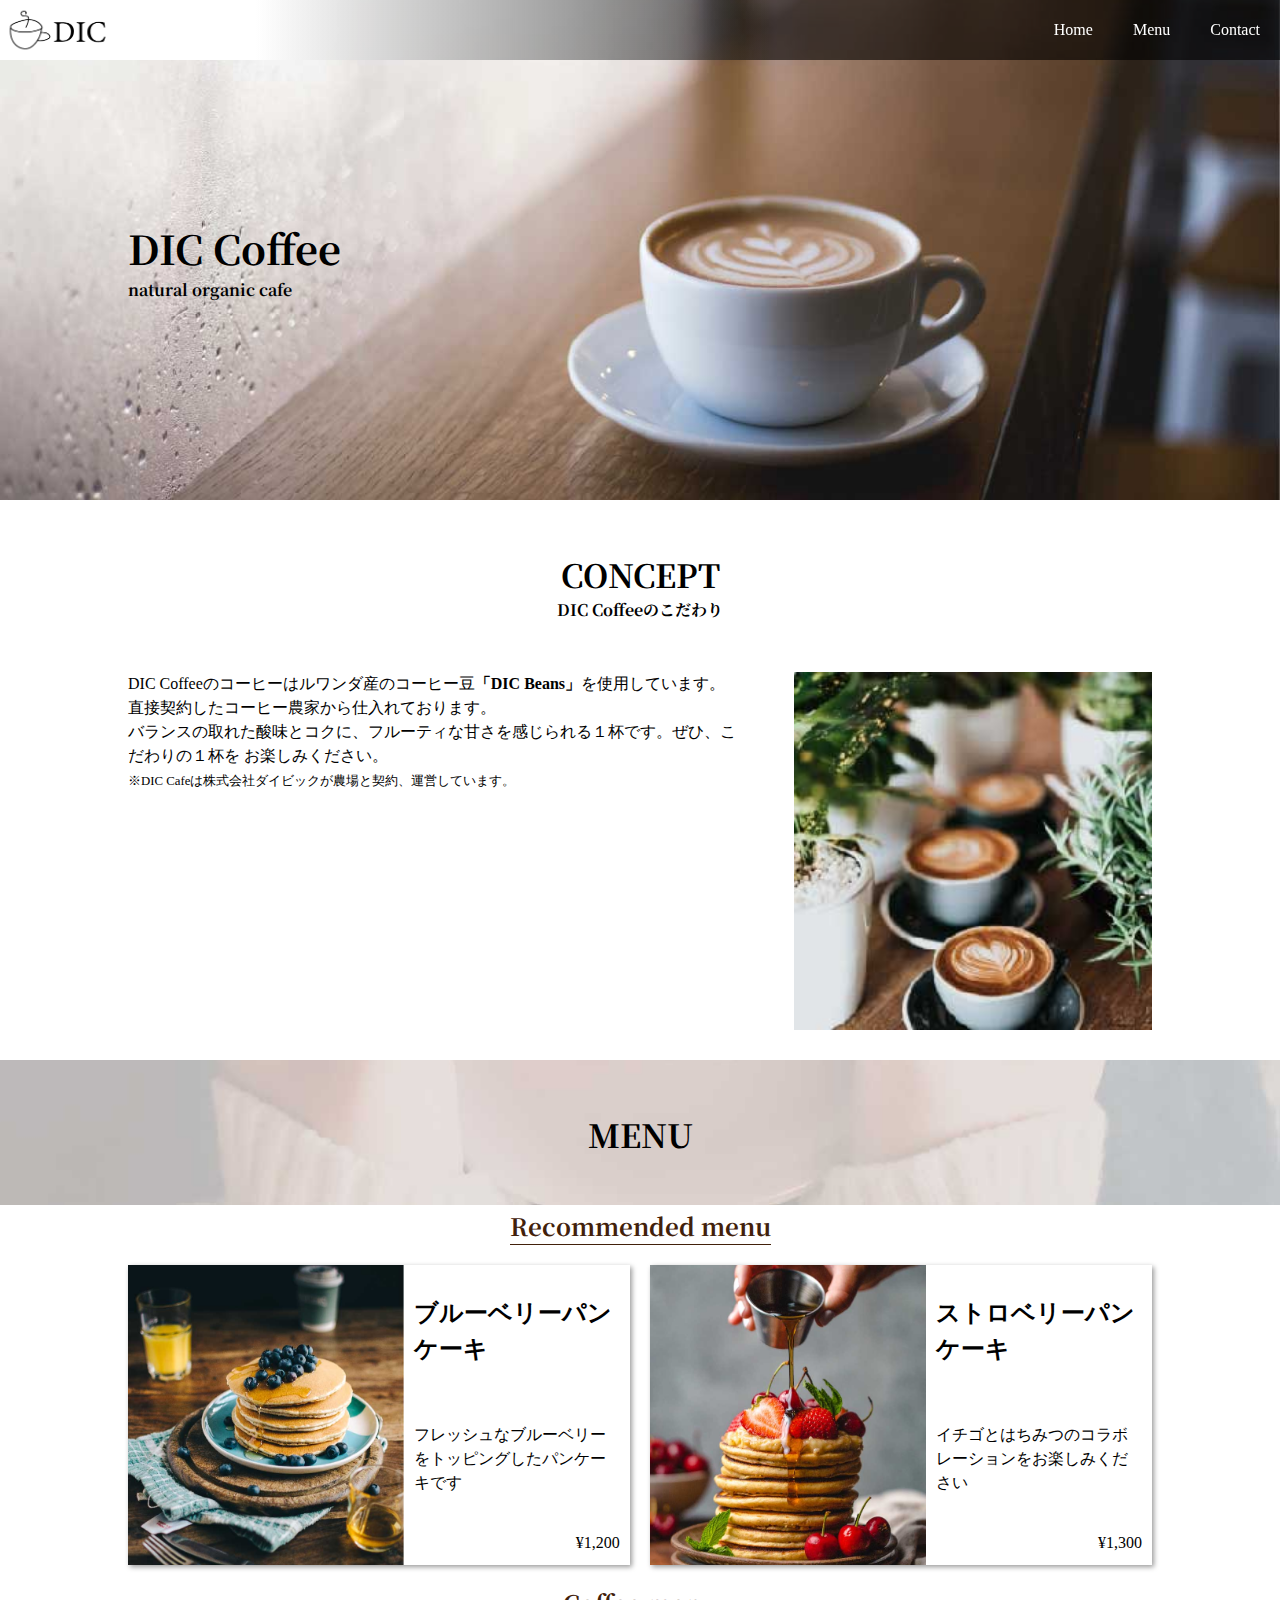
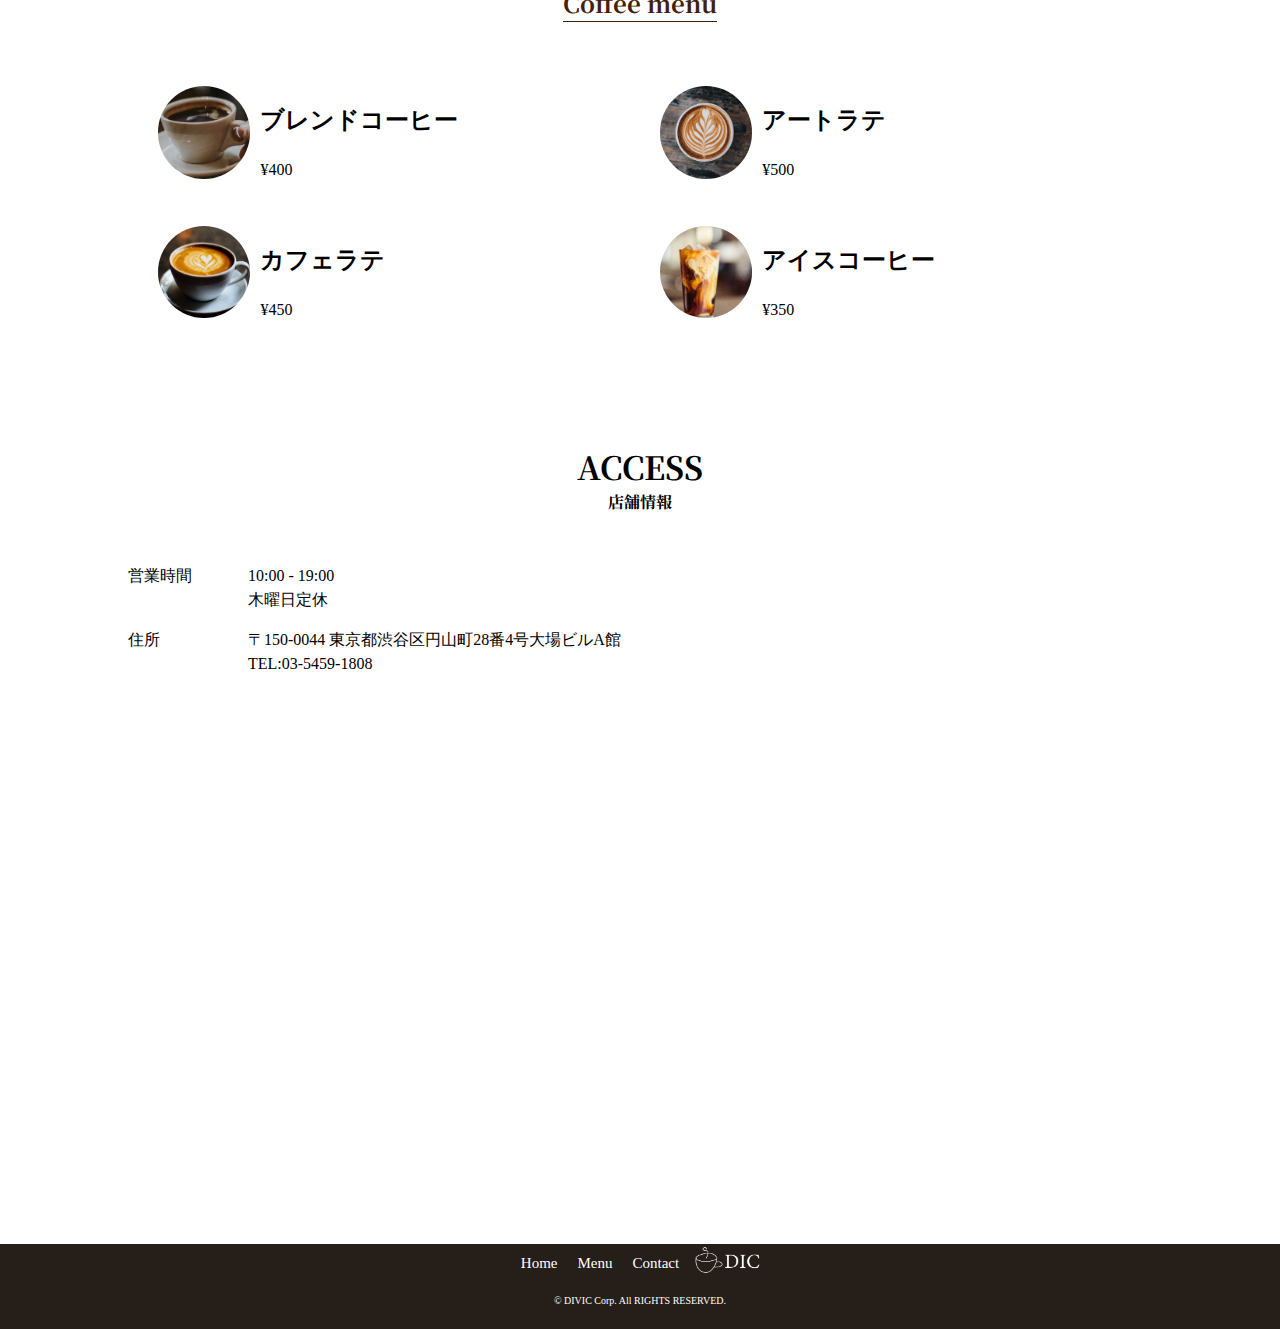
<file: index.html>
<!DOCTYPE html>
<html lang="ja">

  <head>
    <meta charset="utf-8">
    <title>DIC cafe</title>
    <link href="css/normalize.css" rel="stylesheet">
    <link href="css/main.css" rel="stylesheet">
    <link href="https://fonts.googleapis.com/css2?family=Noto+Serif+JP:wght@400;700&display=swap" rel="stylesheet">
  </head>

  <body>
    <header>
      <nav class="header_nav">
        <a href="index.html" class="logo"><img src="images/sample_logo_k.png"></a>
        <ul class="global_nav">
          <a href="index.html" class="global_nav_item">
            <li>Home</li>
          </a>
          <a href="#menu" class="global_nav_item">
            <li>Menu</li>
          </a>
          <a href="contact.html" class="global_nav_item">
            <li>Contact</li>
          </a>
        </ul>
      </nav>
      <div class="key section_inner">
        <h1>DIC Coffee</h1>
        <p>natural organic cafe</p>
      </div>
    </header>
    <section>
      <article class="section_inner ">
        <div class="section_title">
          <h1>CONCEPT</h1>
          <p>DIC Coffeeのこだわり</p>
        </div>
        <div class="concept">
          <p>
            DIC Coffeeのコーヒーはルワンダ産のコーヒー豆<strong>「DIC Beans」</strong>を使用しています。<br>
            直接契約したコーヒー農家から仕入れております。<br>
            バランスの取れた酸味とコクに、フルーティな甘さを感じられる１杯です。ぜひ、こだわりの１杯を
            お楽しみください。<br>
            <small>※DIC Cafeは株式会社ダイビックが農場と契約、運営しています。</small>
          </p>
          <img src="images/sample_concept.jpg" class="concept_img">
        </div>
      </article>
      <article class="section_inner menu_section">
        <h1 class="section_title" id="menu">MENU</h1>
        <section>
          <div class="center">
            <h1 class="menu_title">Recommended menu</h1>
          </div>
          <ul class="cake_menu">
            <li class="cake_menu_item">
              <div class="cake_menu_item_text">
                <h2 class="menu_item_name">ブルーベリーパンケーキ</h2>
                <p>フレッシュなブルーベリーをトッピングしたパンケーキです</p>
                <p class="menu_item_price">¥1,200</p>
              </div>
                <img src="images/sample_pancake1.jpg" class="cake_menu_item_img">
            </li>
            <li class="cake_menu_item">
              <div class="cake_menu_item_text">
                <h2 class="menu_item_name">ストロベリーパンケーキ</h2>
                <p>イチゴとはちみつのコラボレーションをお楽しみください</p>
                <p class="menu_item_price">¥1,300</p>
              </div>
                <img src="images/sample_pancake2.jpg"class="cake_menu_item_img">
            </li>
          </ul>
        </section>
        <section>
          <div class="center">
            <h1 class="menu_title">Coffee menu</h1>
          </div>
          <ul class="coffee_menu">
            <li class="coffee_menu_item">
              <div class="coffee_menu_text">
                <h2 class="menu_item_name">ブレンドコーヒー</h2>
                <p>¥400</p>
              </div>
              <img src="images/sample_cafe1.jpg" class="caffee_menu_image">
            </li>
            <li class="coffee_menu_item">
              <div class="coffee_menu_text">
                <h2 class="menu_item_name">アートラテ</h2>
                <p>¥500</p>
              </div>
              <img src="images/sample_cafe2.jpg" class="caffee_menu_image">
            </li>
            <li class="coffee_menu_item">
              <div class="coffee_menu_text">
                <h2 class="menu_item_name">カフェラテ</h2>
                <p>¥450</p>
              </div>
              <img src="images/sample_cafe3.jpg" class="caffee_menu_image">
            </li>
            <li class="coffee_menu_item">
              <div class="coffee_menu_text">
                <h2 class="menu_item_name">アイスコーヒー</h2>
                <p>¥350</p>
              </div>
              <img src="images/sample_cafe4.jpg" class="caffee_menu_image">
            </li>
          </ul>
        </section>
      </article>
      <article class="section_inner">
        <div class="section_title">
          <h1>ACCESS</h1>
          <p>店舗情報</p>
        </div>
        <dl class="info">
          <dt class="info_title">営業時間</dt>
          <dd>10:00 - 19:00<br>木曜日定休</dd>
        </dl>
        <dl class="info">
          <dt class="info_title">住所</dt>
          <dd>
            〒150-0044 東京都渋谷区円山町28番4号大場ビルA館<br>
            TEL:03-5459-1808
          </dd>
        </dl>
          <iframe
          src="https://www.google.com/maps/embed?pb=!1m18!1m12!1m3!1d3241.8625569899887!2d139.6922821152582!3d35.65575778020021!2m3!1f0!2f0!3f0!3m2!1i1024!2i768!4f13.1!3m3!1m2!1s0x60188b55bb707eff%3A0x5f04575eb7aca63e!2z44CSMTUwLTAwNDQg5p2x5Lqs6YO95riL6LC35Yy65YaG5bGx55S677yS77yY4oiS77yUIE9iYSBCbGQuIEHppKg!5e0!3m2!1sja!2sjp!4v1589613763992!5m2!1sja!2sjp"
          width="600" height="450" frameborder="0" style="border:0;" allowfullscreen="" aria-hidden="false"
          tabindex="0" class="map"></iframe>
        </article>
      </section>
      <footer>
        <nav>
          <ul class="footer_nav">
            <a class="footer_nav_item">
              <li>Home</li>
            </a>
            <a href="#menu" class="footer_nav_item">
              <li>Menu</li>
            </a>
            <a href="contact.html" class="footer_nav_item">
              <li>Contact</li>
            </a>
            <a href="index.html" >
              <li>
                <img src="images/sample_logo_w.png" class="footer_logo">
              </li>
            </a>
          </ul>
        </nav>
        <p class="footer_right">© DIVIC Corp. All RIGHTS RESERVED.</p>
      </footer>
  </body>

</html>
</file>
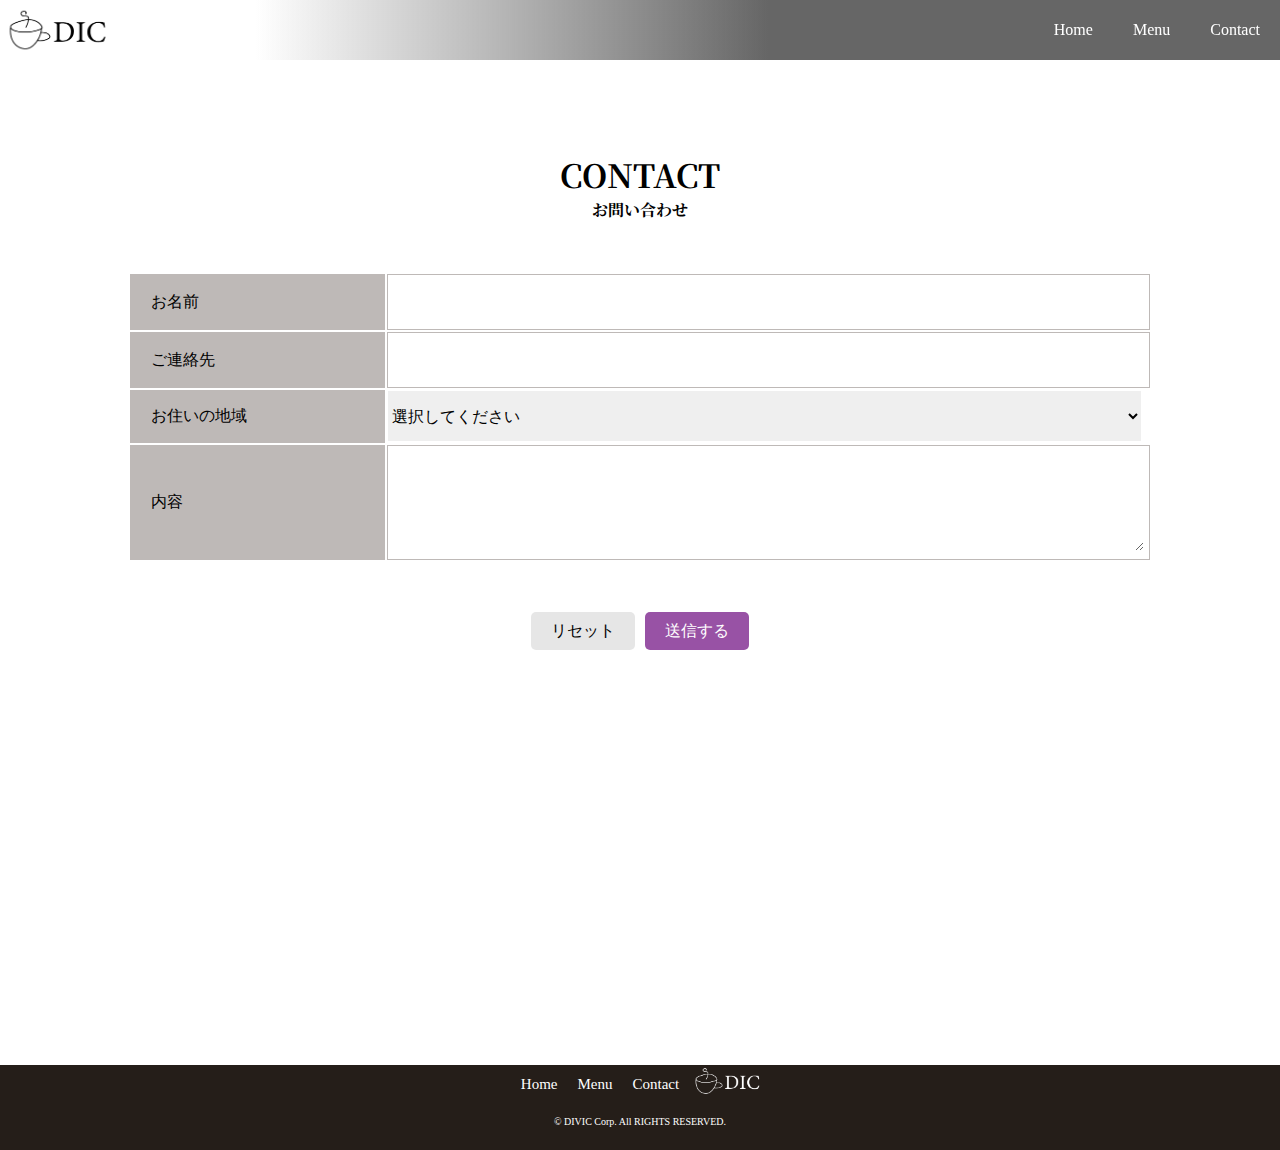
<file: contact.html>
<!DOCTYPE html>
<html lang="ja">

<head>
    <meta charset="UTF-8">
    <meta name="viewport" content="width=device-width, initial-scale=1.0">
    <title>DIC cafe edit</title>
    <link rel="stylesheet" href="./css/normalize.css">
    <link rel="stylesheet" href="./css/style.css">
    <link rel="preconnect" href="https://fonts.gstatic.com" crossorigin>
    <link href="https://fonts.googleapis.com/css2?family=Noto+Serif+JP:wght@400;700&display=swap" rel="stylesheet">
    <!-- <link href="https://fonts.googleapis.com/css2?family=Yuji+Boku&display=swap" > -->
</head>

<body>
    <header class="sub_header">
        <nav class="header_nav">
            <a  href="index.html" class="logo">
                <img  src="./images/sample_logo_k.png" alt="#">
            </a>
            <ul class="global_nav">
                <a class="global_nav_item" href="index.html">
                    <li >Home</li>
                </a>
                <a class="global_nav_item" href="#menu">
                    <li>Menu</li>
                </a>
                <a class="global_nav_item" href="contact.html">
                    <li>Contact</li>
                </a>
            </ul>
        </nav>
        </div>
    </header>
    <section class="section_inner">
        <div class="section_title">
            <h1>CONTACT</h1>
            <p>お問い合わせ</p>
        </div>
        <form action="#" method="post">

            <table class="contact">
                <tr class="contact_line">
                    <td class="contact_sign"><label  for="name" >お名前</label></td>
                    <td class="contact_input"><input  type="name" name="name id="name"></td>
                </tr>
                <tr class="contact_line">
                    <td class="contact_sign"><label for="phonenumber">ご連絡先</label></td>
                    <td class="contact_input"><input  type="tel" name="phonenumber" id="phonenumber"></td>
                </tr>
                <tr class="contact_line">
                    <td class="contact_sign"><label  for="region">お住いの地域</label></td>
                    <td>
                        <select id="region">
                            <option value=""selected>選択してください</option>
                            <option value="1">北海道</option>
                            <option value="2">東北</option>
                            <option value="3">関東</option>
                            <option value="4">中部</option>
                            <option value="5">近畿</option>
                            <option value="6">中国・四国</option>
                            <option value="7">九州</option>
                        </select>
                    </td>
                </tr>
                <tr class="contact_content">
                    <td class="contact_sign"><label for="content">内容</labe></td>
                    <td class="contact_input"><textarea name="content" id="content"></textarea></td>
                </tr>
            </table>
            <div class="contact_btn_area">
                <button type="reset" class="contact_btn reset_btn">リセット</button>
                <button type="submit" class="contact_btn submit_btn">送信する</button>
            </div>
        </form>
    </section>
    <footer>
        <nav>
          <ul class="footer_nav">
            <a class="footer_nav_item">
              <li>Home</li>
            </a>
            <a href="#menu" class="footer_nav_item">
              <li>Menu</li>
            </a>
            <a href="contact.html" class="footer_nav_item">
              <li>Contact</li>
            </a>
            <a href="index.html" >
              <li>
                <img src="images/sample_logo_w.png" class="footer_logo">
              </li>
            </a>
          </ul>
        </nav>
        <p class="footer_right">© DIVIC Corp. All RIGHTS RESERVED.</p>
      </footer>
</body>

</html>

<!--
インデント整理ショートカット
shift ＋　alt ＋　F
 -->
<!--
 サイドバーの表示切替
 ctrl + B
 -->
<!--
折り返しショートカット
alt ＋　Z
 -->
<!--
空欄行選択
^\s*$\n
-->
</file>
<file: css/main.css>
@charset "utf-8";
html {
  height: 100%;
}
body {
  position: relative;
  padding-bottom: 75px;
  min-height: 100%;
}
li {
  list-style: none;
}
p, ul {
  margin: 0;
  padding: 0;
}
div,li {
  box-sizing: border-box;
}
.header_nav {
  background: linear-gradient(90deg, #fff 20%, rgba(0,0,0,.6) 60%);
  display: flex;
  height: 60px;
  justify-content: space-between;
  align-items: stretch;
  position: fixed;
  top: 0;
  width: 100%;
}
.global_nav_item {
  color: #fff;
  text-decoration: none;
  display: flex;
  align-items: center;
  padding: 0 20px;
}
.global_nav_item:hover {
  background: #fff;
  color: #42210b;
}
.global_nav {
  display: flex;
  align-items: stretch;
}
.logo {
  width: 120px;
  display: flex;
  align-items: center;
}
.logo img{
  width: 100%;
}
.section_inner {
  padding: 50px 10% 30px;
}
.key {
  height: 500px;
  background: center / cover no-repeat url("../images/sample_key.jpg");
  font-family: 'Noto Serif JP', serif;
  font-weight: bold;
  display:flex ;
  justify-content: center;
  flex-direction: column;
}
.key h1{
  font-size: 2.5rem;
}
.section_title {
  font-family: 'Noto Serif JP', serif;
  font-weight: bold;
  text-align: center;
  margin-bottom: 50px;
}
.menu_title {
  display: inline-block;
  font-family: 'Noto Serif JP', serif;
  font-size: 1.5rem;
  color: #42210b;
  border-bottom: solid #42210b 1px;
  margin-bottom: 20px;
}
.center {
  text-align: center;
}
.concept {
  display: flex;
  justify-content: space-between;
}

.concept p {
  width: 60%;
}

.concept img {
  width: 35%;
}

.menu_section {
  background: center / cover no-repeat url("../images/sample_menu_bg.jpg");
  background-size: 100%;
  background-attachment: fixed;
}



.menu_item_price {
  text-align: right;
}

.cake_menu {
  display: flex;
  justify-content: space-between;
  flex-wrap: wrap;
}

.cake_menu_item {
  width: 49%;
  display: flex;
  flex-direction: row-reverse;
  box-shadow: 2px 2px 5px rgba(0,0,0,0.4);
  margin-bottom: 20px;
}

.cake_menu_item_img {
  width: 55%;
  object-fit: cover;
  height: 300px;
}

.cake_menu_item_text{
  width: 45%;
  padding: 10px;
  display: flex;
  flex-direction: column;
  justify-content: space-between;
  background-color: #fff;
}

.coffee_menu {
  display: flex;
  flex-wrap: wrap;
  justify-content: space-between;
  background-color: #fff;
  padding: 20px;
}

.coffee_menu_item {
  display: flex;
  width: 49%;
  flex-direction: row-reverse;
  align-items: center;
  padding: 10px;
}

.coffee_menu_text {
  width: 80%;
  padding: 10px;
}

.caffee_menu_image {
  width: 20%;
  border-radius: 50%;
}

.map {
  width: 100%;
}

.info {
  display: flex;
}

.info_title {
  width:  80px;
}


footer {
  background-color: #251e19;
  width: 100%;
  position: absolute;
  bottom: -75px;
  padding-bottom: 10px;
  height: 75px;
}

.footer_nav {
  display: flex;
  justify-content: center;
  margin-bottom: 10px;
}

.footer_nav_item {
  color: #fff;
  text-decoration: none;
  padding: 0 10px;
  display: flex;
  justify-content: center;
  flex-direction: column;
  font-size: 15px;
  
}

.footer_logo {
  width: 80px;
}

.footer_right {
  color: #fff;
  text-align: center;
  font-size: 10px;
}
</file>
<file: css/style.css>
@charset "utf-8";

html {
  height: 100%;
}

body {
  position:relative;
  padding-bottom: 75px;
  min-height: 100%;
}

.section_inner {
  padding: 50px 10% 30px;
}

.key {
  height: 500px;
  background-image: url("../images/sample_key.jpg") ;
  background-repeat: no-repeat;
  background-size: cover;
  background-position: center;
  font-family: 'Noto Serif JP', serif;
  font-weight: bold;
}


.key h1 {
  font-size: 2.5em;
}

.section_title {
  font-family: 'Noto Serif JP', serif;
  text-align: center;
  font-weight: bold;
  padding-bottom: 50px;

}

.menu_title {
  display: inline-block;
  font-family: 'Noto Serif JP', serif;
  text-align: center;
  color: #42210b;
  border-bottom: 1px solid #42210b;
  font-size: 1.5em;
  margin-bottom: 20px;
}


.center {
  text-align: center;
}



.header_nav {
  background:linear-gradient(90deg, #fff 20%, rgba(0,0,0,.6) 60%);
  /* background:rgba(0,0,0,.6); */
  display: flex;
  height: 60px;
  justify-content: space-between;
  align-items: stretch;
  position: fixed;
  top: 0;
  width: 100%;
}

.global_nav {
  display: flex;
  align-items: stretch;
}

.global_nav_item{
  color: #fff;
  text-decoration: none;
  display: flex;
  padding: 0 20px;
  align-items: center;
}

.global_nav_item:hover {
  background-color: #fff;
  color: #42210b;
}

.logo {
  display: flex;
  width: 120px;
  align-items: center;
}

.logo img{
  width: 100%;
}

.cofee_menu_image {
  width: 20%;
  border-radius: 50%;
}

.sub_header {
  margin-bottom: 100px;
}

.contact {
  width: 100%;
  margin-bottom: 30px;
}

.contact_line {
  height: 50px;
  line-height: 50px;

}

.contact_sign {
  width: 25%;
  background-color: #beb9b7;
  border: solid 1px #beb9b7;
  text-align: left;
  padding: 0 20px;
}

.contact_input {
  width: 75%;
  border: solid 1px #beb9b7;
}

.content_content {
  height: 100px;
}

.contact_input input, select, textarea {
  border: none;
  width: 99%;
}

.contact_input input, select {
  height: 50px;
}

.contact_input textarea {
  height: 100px;
}

.contact_btn_area {
  display: flex;
  justify-content: center;
  padding: 20px 0;
}

.contact_btn{
  padding: 10px 20px;
  border: none;
  border-radius: 5px;
}

.contact_btn + .contact_btn {
  margin-left: 10px;
}

.submit_btn {
  background-color: #9852a5;
  color: #fff;
}

.reset_btn {
  background-color: #e6e6e6;
}

footer {
  background-color: #251e19;
  width: 100%;
  position: absolute;
  bottom: -75px;
  padding-bottom: 10px;
  height: 75px;
}

.footer_nav {
  display: flex;
  justify-content: center;
  margin-bottom: 10px;
}

.footer_nav_item {
  color: #fff;
  text-decoration: none;
  padding: 0 10px;
  display: flex;
  justify-content: center;
  flex-direction: column;
  font-size: 15px;
  
}

.footer_logo {
  width: 80px;
}

.footer_right {
  color: #fff;
  text-align: center;
  font-size: 10px;
}

/*
 font-family: 'Noto Serif JP', serif;
 */


/*
font-family: 'Yuji Boku', serif;
*/


/*
backgroundプロパティは、background-position,background-size,background-repeat, background-image
の順に指定する
ex) background:center / cover no-repeat url("../ images /sample_key.jpg")
*/
</file>
